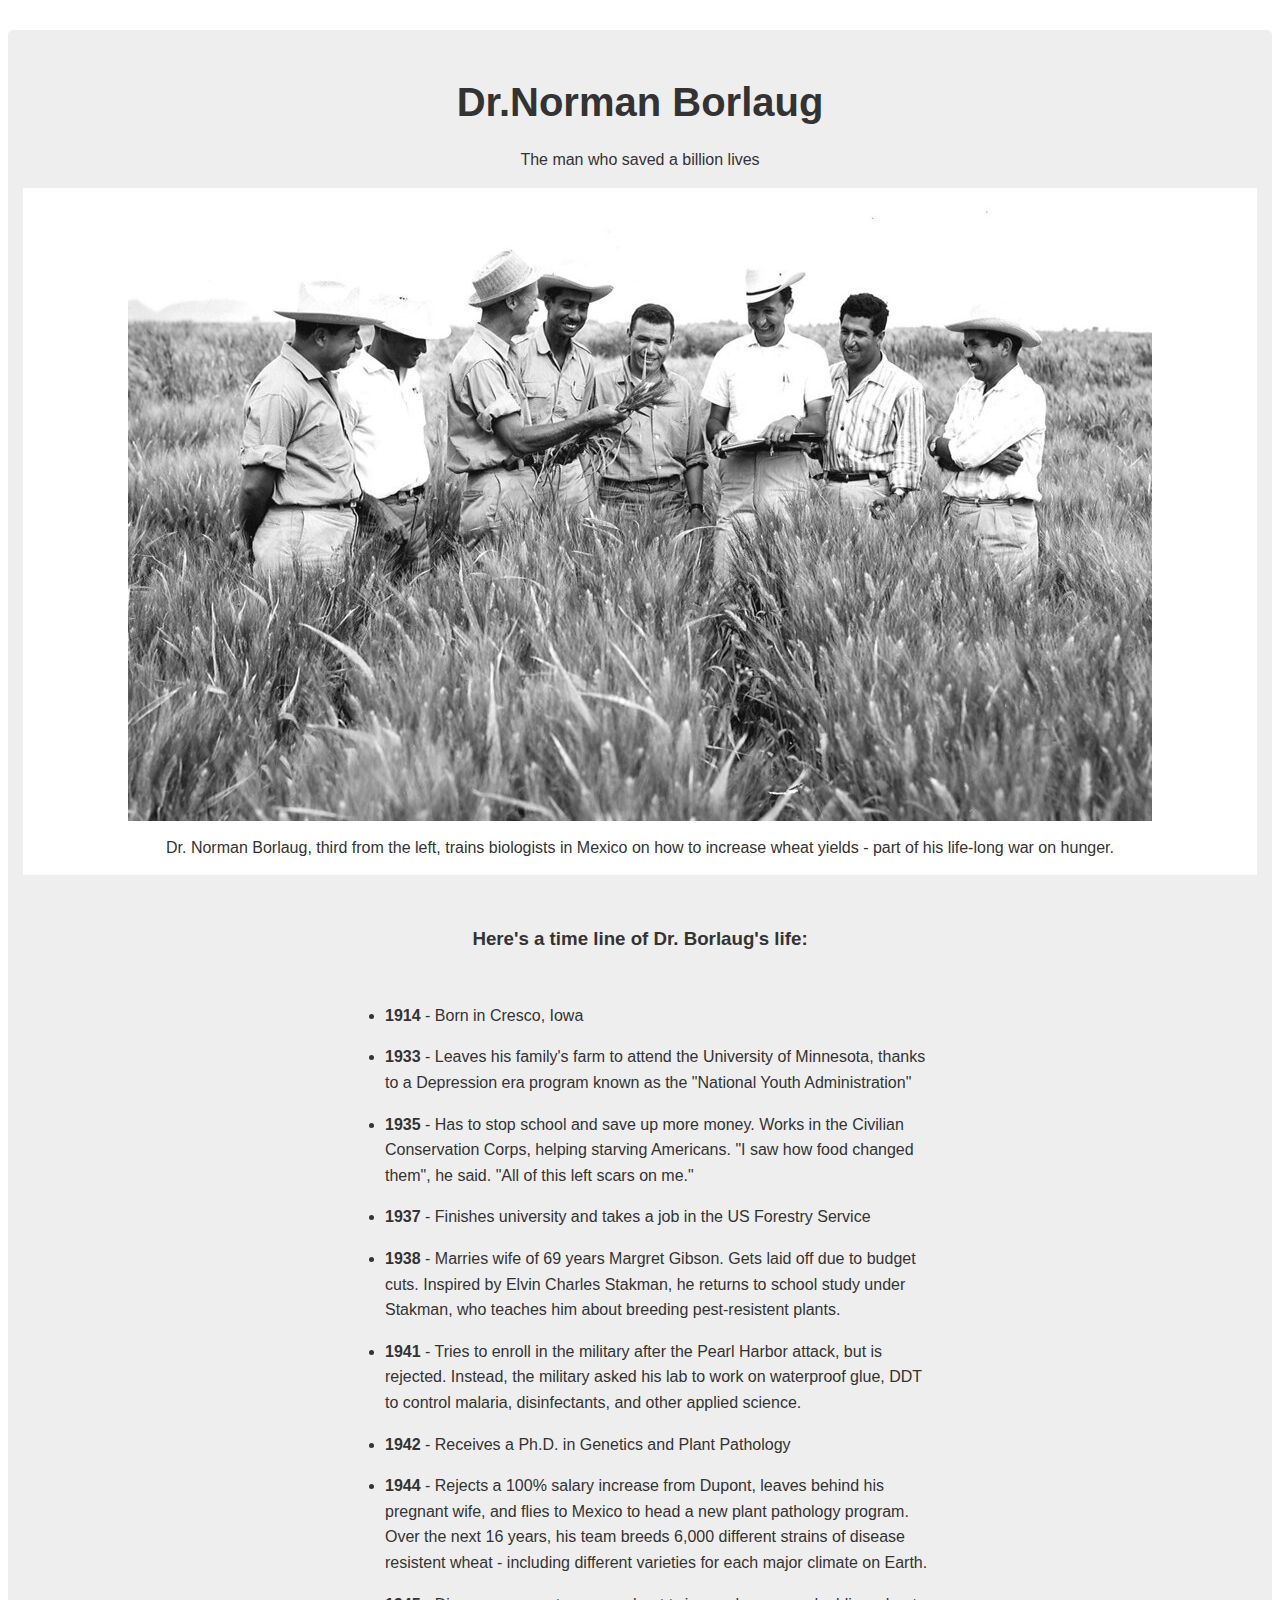
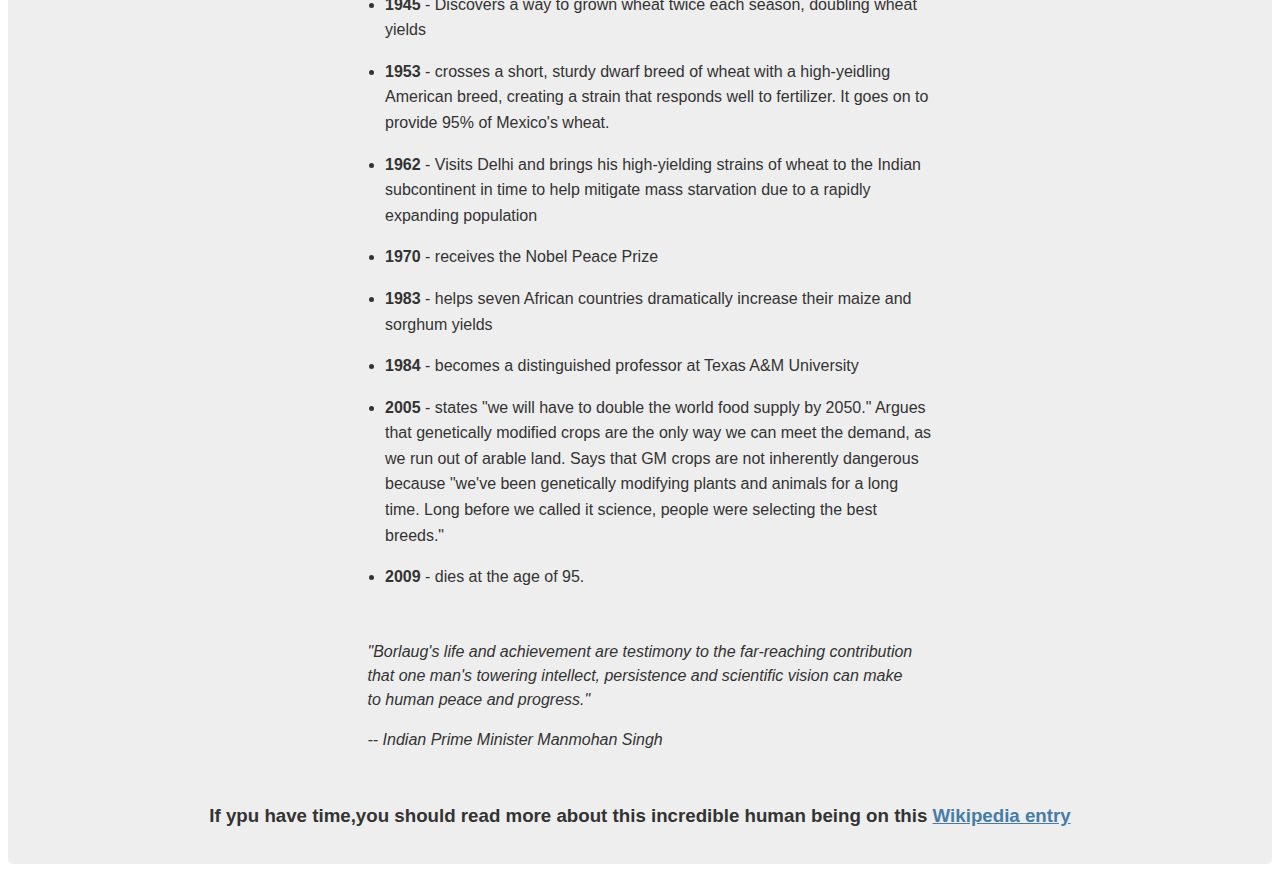
<file: index.html>
<!DOCTYPE html>
<html>
    <head>
        <link rel="stylesheet" type="text/css" href="index.css">
        
    </head>
    <body>
        <main id="main">
            <h1 id="title">Dr.Norman Borlaug</h1>
            <p>The man who saved a billion lives</p>
            <div id="img-div">
                <img id="image" src="img.jpg" alt="Dr.Norman Borlaug seen standing in Mexican wheat field with a group of biologists">
                <figcaption id="img-caption">
                    Dr. Norman Borlaug, third from the left, trains biologists in Mexico on how to increase wheat yields - part of his life-long war on hunger.  
                </figcaption>
            </div>
            <section id="tribute-info">
                <h3 id="headline">Here's a time line of Dr. Borlaug's life:</h3>
                <ul>
                    <li>
                        <strong>1914</strong>
                        - Born in Cresco, Iowa
                    </li>
                    <li>
                        <strong>1933</strong>
                         - Leaves his family's farm to attend the University of Minnesota, thanks to a Depression era program known as the "National Youth Administration"
                    </li>
                    <li>
                        <strong>1935</strong>
                         - Has to stop school and save up more money. Works in the Civilian Conservation Corps, helping starving Americans. "I saw how food changed them", he said. "All of this left scars on me."
                    </li>
                    <li>
                        <strong>1937</strong>
                         - Finishes university and takes a job in the US Forestry Service
                    </li>
                    <li>
                        <strong>1938</strong>
                         - Marries wife of 69 years Margret Gibson. Gets laid off due to budget cuts. Inspired by Elvin Charles Stakman, he returns to school study under Stakman, who teaches him about breeding pest-resistent plants.
                    </li>
                    <li>
                        <strong>1941</strong>
                         - Tries to enroll in the military after the Pearl Harbor attack, but is rejected. Instead, the military asked his lab to work on waterproof glue, DDT to control malaria, disinfectants, and other applied science.
                    </li>
                    <li>
                        <strong>1942</strong>
                         - Receives a Ph.D. in Genetics and Plant Pathology
                    </li>
                    <li>
                        <strong>1944</strong>
                         - Rejects a 100% salary increase from Dupont, leaves behind his pregnant wife, and flies to Mexico to head a new plant pathology program. Over the next 16 years, his team breeds 6,000 different strains of disease resistent wheat - including different varieties for each major climate on Earth.
                    </li>
                    <li>
                        <strong>1945</strong>
                         - Discovers a way to grown wheat twice each season, doubling wheat yields
                    </li>
                    <li>
                        <strong>1953</strong>
                         - crosses a short, sturdy dwarf breed of wheat with a high-yeidling American breed, creating a strain that responds well to fertilizer. It goes on to provide 95% of Mexico's wheat.
                    </li>
                    <li>
                        <strong>1962</strong>
                         - Visits Delhi and brings his high-yielding strains of wheat to the Indian subcontinent in time to help mitigate mass starvation due to a rapidly expanding population
                    </li>
                    <li>
                        <strong>1970</strong>
                         - receives the Nobel Peace Prize
                    </li>
                    <li>
                        <strong>1983</strong>
                         - helps seven African countries dramatically increase their maize and sorghum yields
                    </li>
                    <li>
                        <strong>1984</strong>
                         - becomes a distinguished professor at Texas A&M University
                    </li>
                    <li>
                        <strong>2005</strong>
                         - states "we will have to double the world food supply by 2050." Argues that genetically modified crops are the only way we can meet the demand, as we run out of arable land. Says that GM crops are not inherently dangerous because "we've been genetically modifying plants and animals for a long time. Long before we called it science, people were selecting the best breeds."
                    </li>
                    <li>
                        <strong>2009</strong>
                         - dies at the age of 95.
                    </li>
                </ul>
                <blockquote cite="http://news.rediff.com/report/2009/sep/14/pm-pays-tribute-to-father-of-green-revolution-borlaug.htm">
                    <p>
                      "Borlaug's life and achievement are testimony to the far-reaching
                      contribution that one man's towering intellect, persistence and
                      scientific vision can make to human peace and progress."
                    </p>
                    <cite>-- Indian Prime Minister Manmohan Singh</cite>
                  </blockquote>
                  <h3>If ypu have time,you should read more about this incredible human being on this
                    <a id="tribute-link" href="https://en.wikipedia.org/wiki/Norman_Borlaug" target="_blank">Wikipedia entry</a>
                  </h3>
            </section>
        </main>
        
    </body>
</html>
</file>
<file: index.css>
html{
    font-size: 10px;
}
body{
    font-family: -apple-system, BlinkMacSystemFont, 'Segoe UI', Roboto, Oxygen, Ubuntu, Cantarell, 'Open Sans', 'Helvetica Neue', sans-serif;
    font-size:1.6rem;
    line-height: 1.5;
    text-align: center;
    color: #333;
    margin: 0;
}
h1{
    font-size: 4rem;
    margin-bottom: 0;
}
@media(max-width:460px){
    h1{
        font-size: 3.25rem;
        line-height:1.2;
    }
}
h2{
    font-size:3.25rem;
}
a{
    color:#477ca7
}
a:visited{
    color:#74638f
}
#main{
    margin: 30px 8px;
    padding: 15px;
    border-radius: 5px;
    background-color: #eee;

}
@media(max-width: 460px){
    main{
        margin: 0;
    }
}
img{
    max-width:100%;
    display:block;
    height:auto;
    margin: 0 auto;
}
#img-div{
    background: white;
    padding: 10px;
    margin: 0;
}
#img-caption{
    margin: 15px 0 5px 0;
}
@media(max-width:460px){
    #img-caption{
        font-size: 1.4rem;
    }
}
#headline{
    margin: 50px 0;
    text-align: center;
}
ul{
    max-width: 550px;
    margin: 0 auto 50px auto;
    text-align: left;
    line-height: 1.6;
}
li{
    margin: 16px 0;
}
blockquote{
    font-style: italic;
    max-width: 545px;
    margin: 0 auto 50px auto;
    text-align: left;
}
</file>
